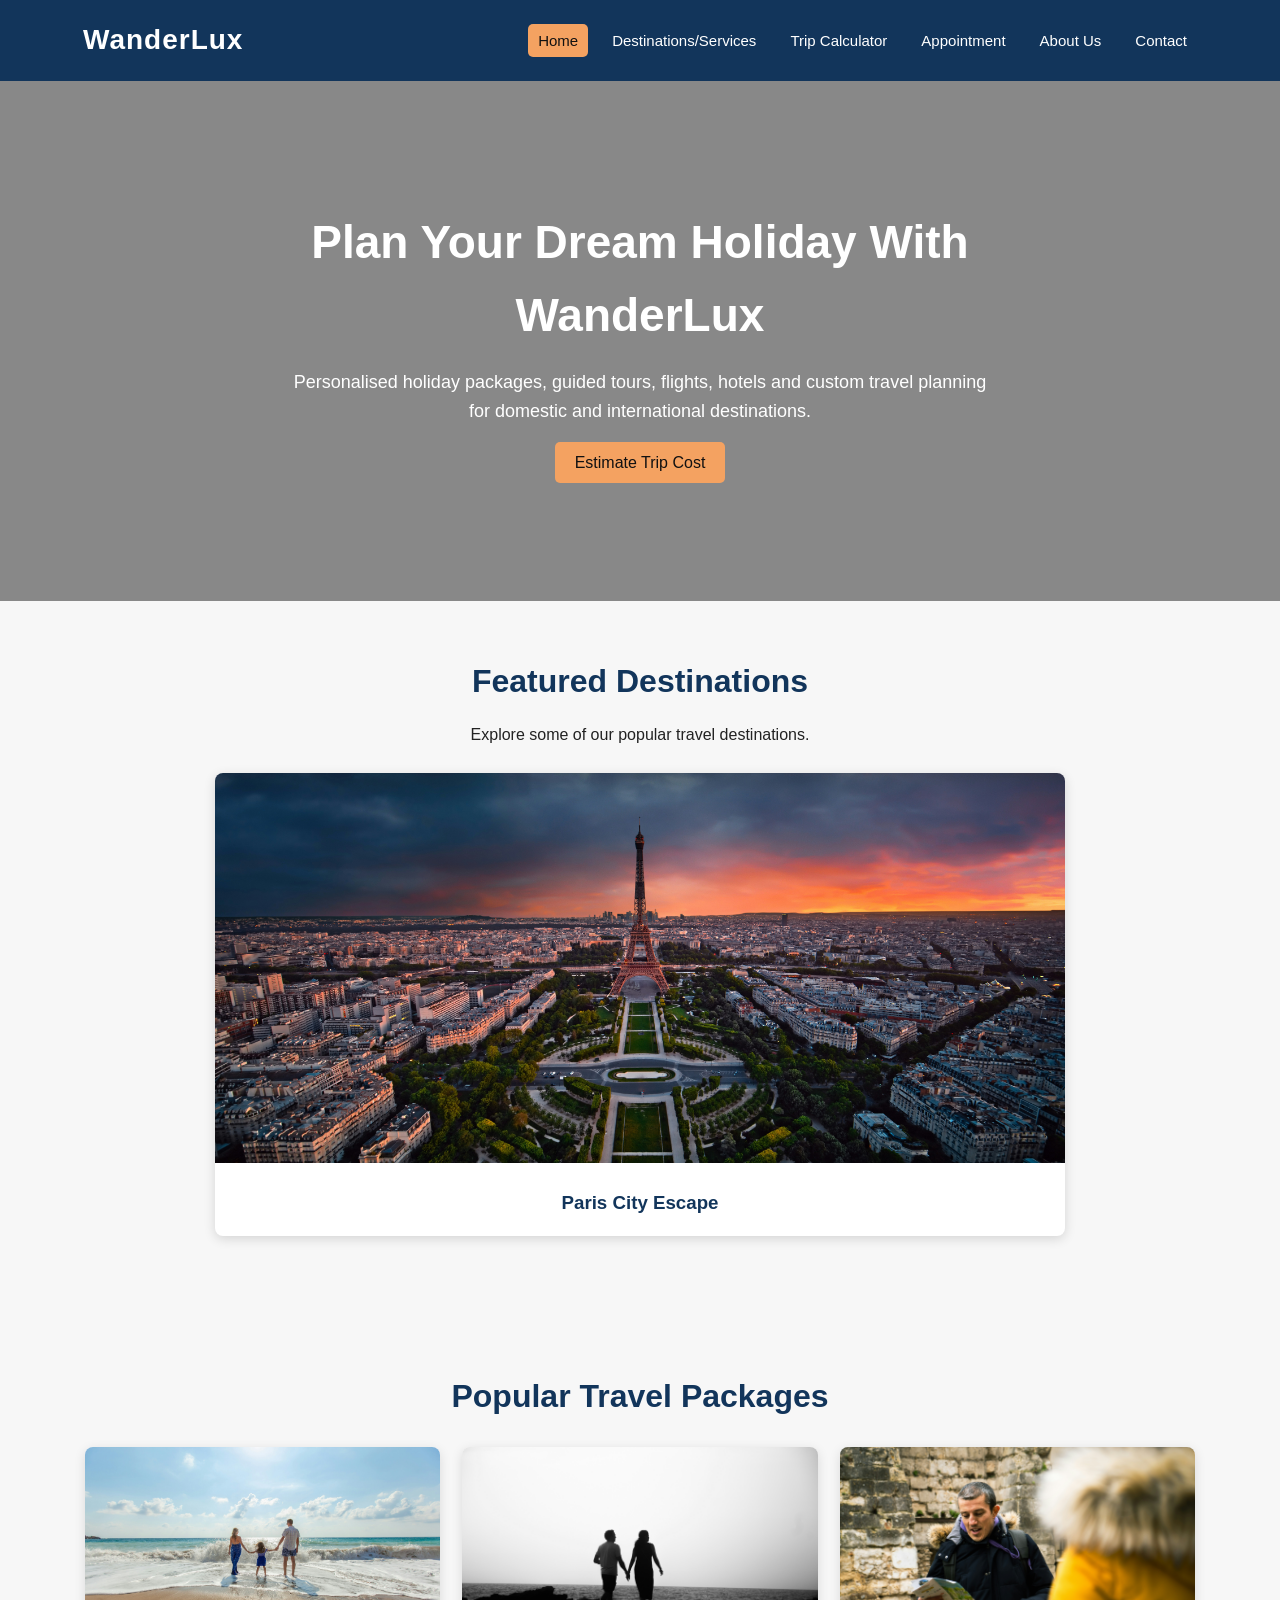
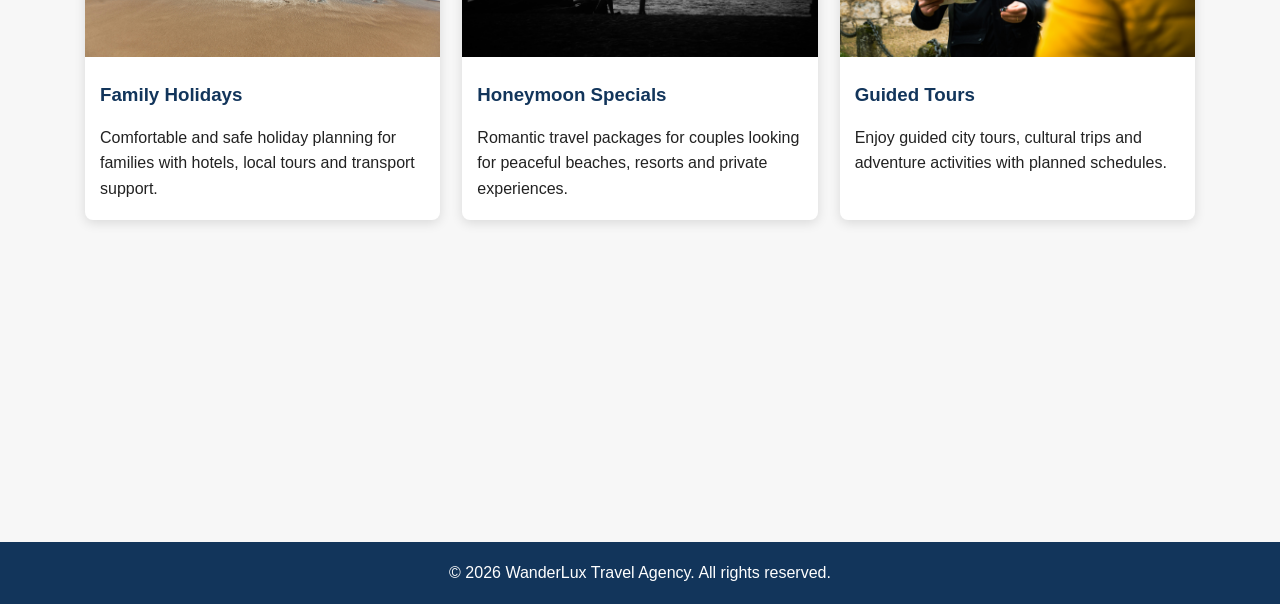
<file: index.html>
<!DOCTYPE html>
<html lang="en">
<head>
    <meta charset="UTF-8">
    <meta name="description" content="WanderLux Travel Agency offers holiday packages, guided tours, honeymoon trips and custom travel planning.">
    <meta name="keywords" content="travel agency, holiday packages, tours, honeymoon, trip calculator">
    <meta name="viewport" content="width=device-width, initial-scale=1.0">
    <title>WanderLux Travel Agency | Home</title>
    <link rel="stylesheet" href="css/style.css">
</head>
<body>

<header>
    <nav class="nav">
        <h1 class="logo">WanderLux</h1>

        <ul class="menu">
            <li><a href="index.html" class="active">Home</a></li>
            <li><a href="destinations.html">Destinations/Services</a></li>
            <li><a href="calculator.html">Trip Calculator</a></li>
            <li><a href="appointment.html">Appointment</a></li>
            <li><a href="about.html">About Us</a></li>
            <li><a href="contact.html">Contact</a></li>
        </ul>
    </nav>
</header>

<main>

    <section class="hero">
        <div class="hero-text">
            <h2>Plan Your Dream Holiday With WanderLux</h2>
            <p>Personalised holiday packages, guided tours, flights, hotels and custom travel planning for domestic and international destinations.</p>
            <a href="calculator.html" class="btn">Estimate Trip Cost</a>
        </div>
    </section>

    <section class="section fade">
        <h2>Featured Destinations</h2>
        <p class="center-text">Explore some of our popular travel destinations.</p>

        <div class="banner-box">
            <img id="bannerImg" src="images/bali.jpg" alt="Featured travel destination">
            <h3 id="bannerText">Bali Holiday Package</h3>
        </div>
    </section>

    <section class="section fade">
        <h2>Popular Travel Packages</h2>

        <div class="cards">
            <article class="card">
                <img src="images/family-trip.jpg" alt="Family holiday package">
                <h3>Family Holidays</h3>
                <p>Comfortable and safe holiday planning for families with hotels, local tours and transport support.</p>
            </article>

            <article class="card">
                <img src="images/honeymoon.jpg" alt="Honeymoon travel package">
                <h3>Honeymoon Specials</h3>
                <p>Romantic travel packages for couples looking for peaceful beaches, resorts and private experiences.</p>
            </article>

            <article class="card">
                <img src="images/guided-tour.jpg" alt="Guided tour package">
                <h3>Guided Tours</h3>
                <p>Enjoy guided city tours, cultural trips and adventure activities with planned schedules.</p>
            </article>
        </div>
    </section>

    <section class="section light fade">
        <h2>Why Choose WanderLux?</h2>
        <p>
            WanderLux focuses on personalised customer service, affordable travel options and reliable support.
            Our goal is to make travel planning easier for customers by providing clear information and simple booking support.
        </p>
    </section>

</main>

<footer>
    <p>&copy; 2026 WanderLux Travel Agency. All rights reserved.</p>
</footer>

<script>
    const pics = [
        "images/bali.jpg",
        "images/paris.jpg",
        "images/dubai.jpg",
        "images/maldives.jpg"
    ];

    const words = [
        "Bali Holiday Package",
        "Paris City Escape",
        "Dubai Luxury Tour",
        "Maldives Beach Resort"
    ];

    let n = 0;

    function changeBanner() {
        n++;

        if (n >= pics.length) {
            n = 0;
        }

        document.getElementById("bannerImg").src = pics[n];
        document.getElementById("bannerText").innerHTML = words[n];
    }

    setInterval(changeBanner, 2500);
</script>

<script src="js/scroll.js"></script>
</body>
</html>
</file>
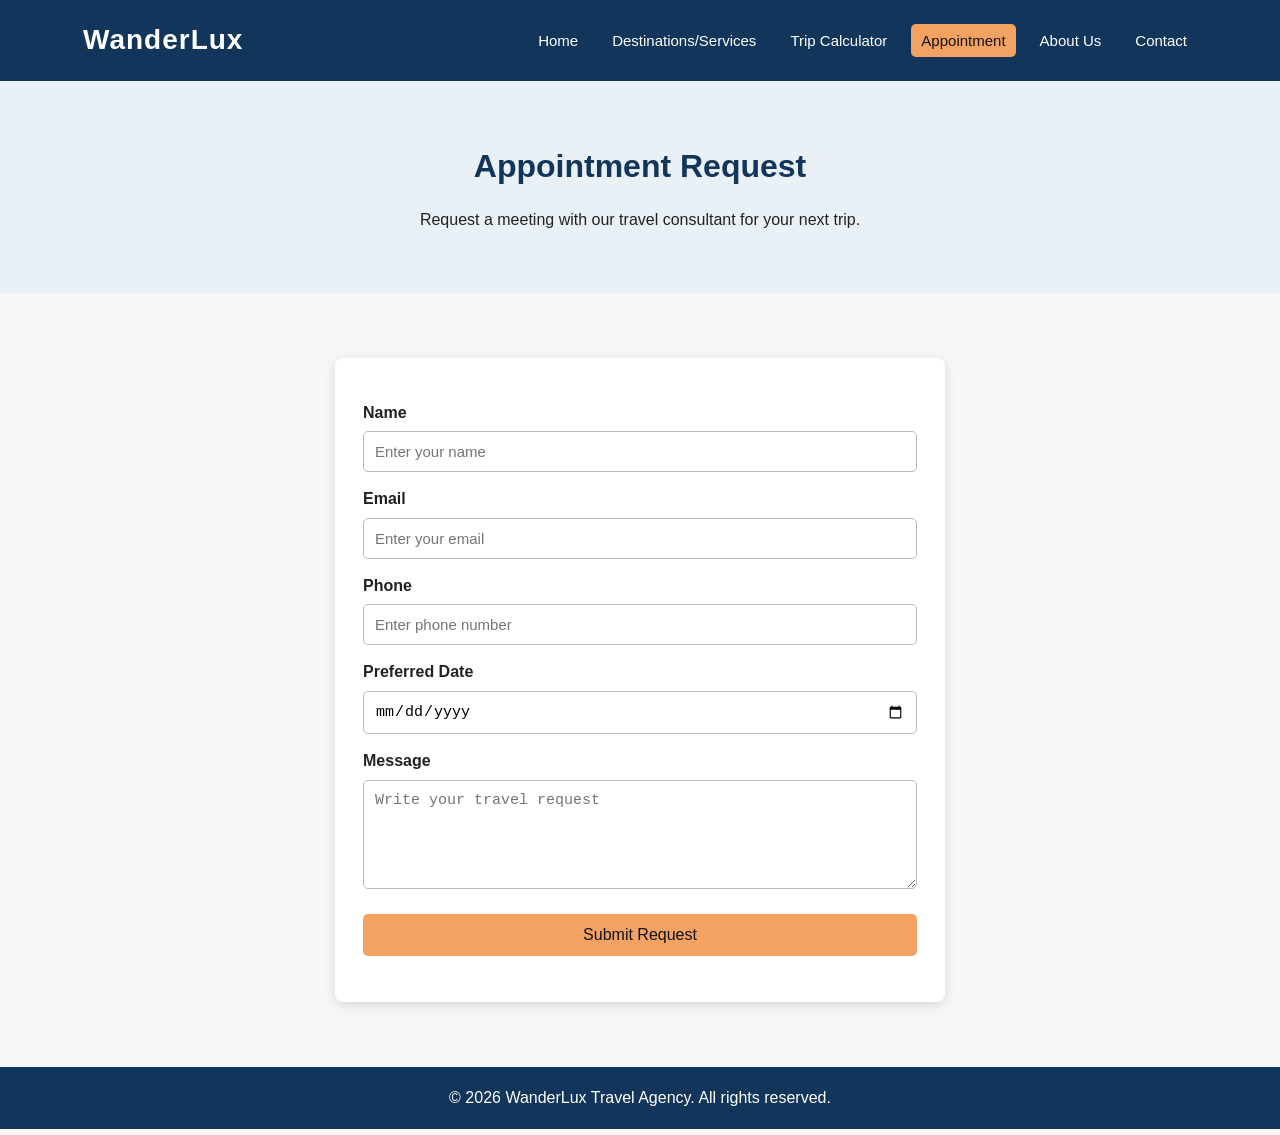
<file: appointment.html>
<!DOCTYPE html>
<html lang="en">
<head>
    <meta charset="UTF-8">
    <meta name="description" content="Request an appointment with WanderLux Travel Agency consultants.">
    <meta name="viewport" content="width=device-width, initial-scale=1.0">
    <title>WanderLux Travel Agency | Appointment Request</title>
    <link rel="stylesheet" href="css/style.css">
</head>
<body>

<header>
    <nav class="nav">
        <h1 class="logo">WanderLux</h1>

        <ul class="menu">
            <li><a href="index.html">Home</a></li>
            <li><a href="destinations.html">Destinations/Services</a></li>
            <li><a href="calculator.html">Trip Calculator</a></li>
            <li><a href="appointment.html" class="active">Appointment</a></li>
            <li><a href="about.html">About Us</a></li>
            <li><a href="contact.html">Contact</a></li>
        </ul>
    </nav>
</header>

<main>

    <section class="page-title">
        <h2>Appointment Request</h2>
        <p>Request a meeting with our travel consultant for your next trip.</p>
    </section>

    <section class="form-section fade">
        <form class="box-form" onsubmit="return checkAppForm();">

            <label for="name1">Name</label>
            <input type="text" id="name1" placeholder="Enter your name">

            <label for="email1">Email</label>
            <input type="email" id="email1" placeholder="Enter your email">

            <label for="phone1">Phone</label>
            <input type="text" id="phone1" placeholder="Enter phone number">

            <label for="date1">Preferred Date</label>
            <input type="date" id="date1">

            <label for="msg1">Message</label>
            <textarea id="msg1" rows="5" placeholder="Write your travel request"></textarea>

            <button type="submit">Submit Request</button>

            <p id="appMsg" class="result-text"></p>
        </form>
    </section>

</main>

<footer>
    <p>&copy; 2026 WanderLux Travel Agency. All rights reserved.</p>
</footer>

<script src="js/form.js"></script>
<script src="js/scroll.js"></script>
</body>
</html>
</file>
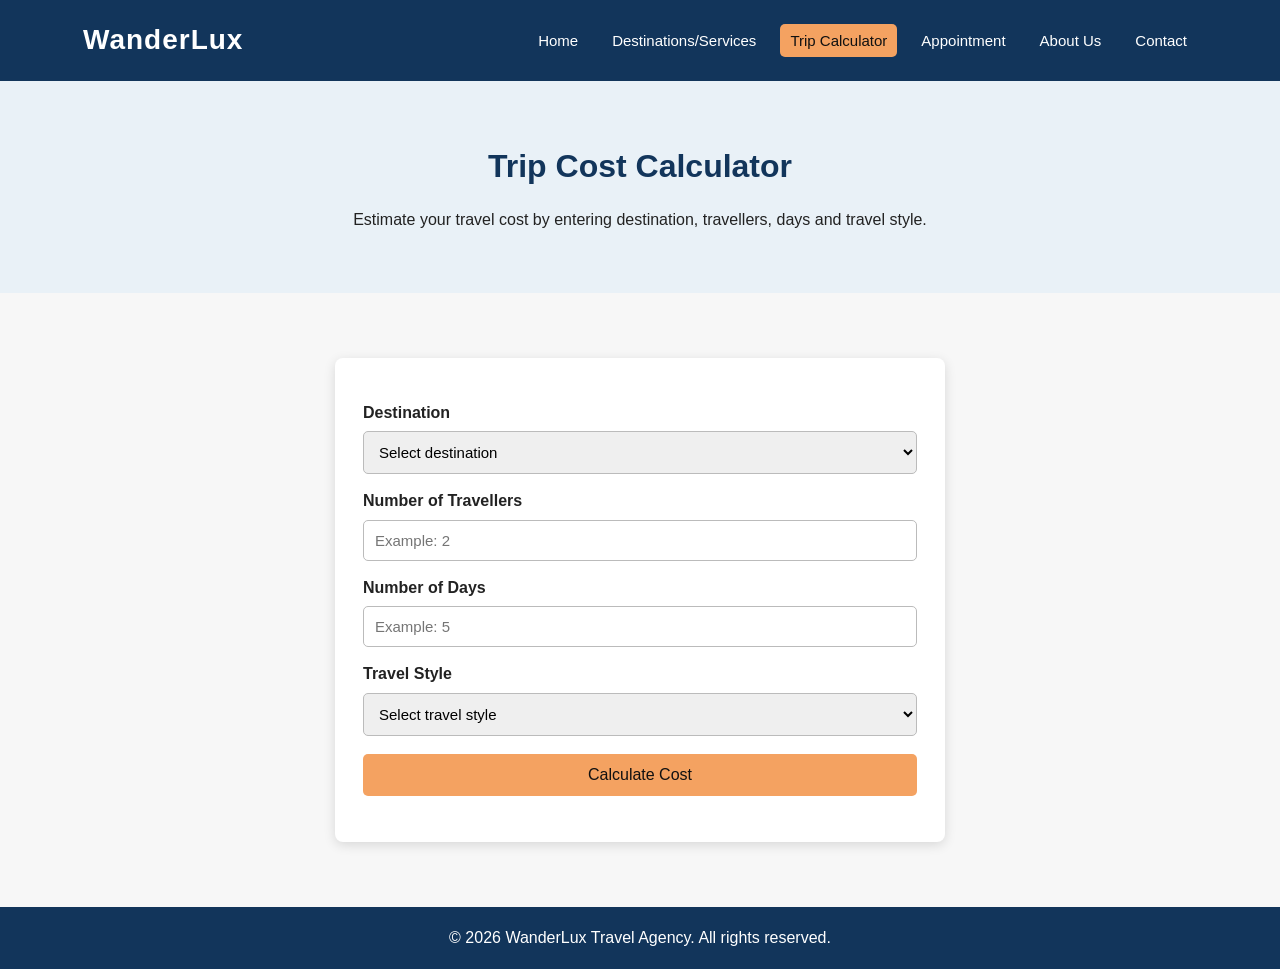
<file: calculator.html>
<!DOCTYPE html>
<html lang="en">
<head>
    <meta charset="UTF-8">
    <meta name="description" content="Use the WanderLux trip cost calculator to estimate travel package prices.">
    <meta name="viewport" content="width=device-width, initial-scale=1.0">
    <title>WanderLux Travel Agency | Trip Cost Calculator</title>
    <link rel="stylesheet" href="css/style.css">
</head>
<body>

<header>
    <nav class="nav">
        <h1 class="logo">WanderLux</h1>

        <ul class="menu">
            <li><a href="index.html">Home</a></li>
            <li><a href="destinations.html">Destinations/Services</a></li>
            <li><a href="calculator.html" class="active">Trip Calculator</a></li>
            <li><a href="appointment.html">Appointment</a></li>
            <li><a href="about.html">About Us</a></li>
            <li><a href="contact.html">Contact</a></li>
        </ul>
    </nav>
</header>

<main>

    <section class="page-title">
        <h2>Trip Cost Calculator</h2>
        <p>Estimate your travel cost by entering destination, travellers, days and travel style.</p>
    </section>

    <section class="form-section fade">
        <form class="box-form" onsubmit="return false;">

            <label for="place">Destination</label>
            <select id="place">
                <option value="">Select destination</option>
                <option value="bali">Bali</option>
                <option value="paris">Paris</option>
                <option value="dubai">Dubai</option>
                <option value="maldives">Maldives</option>
                <option value="singapore">Singapore</option>
            </select>

            <label for="people">Number of Travellers</label>
            <input type="number" id="people" min="1" placeholder="Example: 2">

            <label for="days">Number of Days</label>
            <input type="number" id="days" min="1" placeholder="Example: 5">

            <label for="style">Travel Style</label>
            <select id="style">
                <option value="">Select travel style</option>
                <option value="budget">Budget</option>
                <option value="standard">Standard</option>
                <option value="luxury">Luxury</option>
            </select>

            <button type="button" onclick="tripThing()">Calculate Cost</button>

            <p id="totalShow" class="result-text"></p>
        </form>
    </section>

</main>

<footer>
    <p>&copy; 2026 WanderLux Travel Agency. All rights reserved.</p>
</footer>

<script src="js/calc.js"></script>
<script src="js/scroll.js"></script>
</body>
</html>
</file>
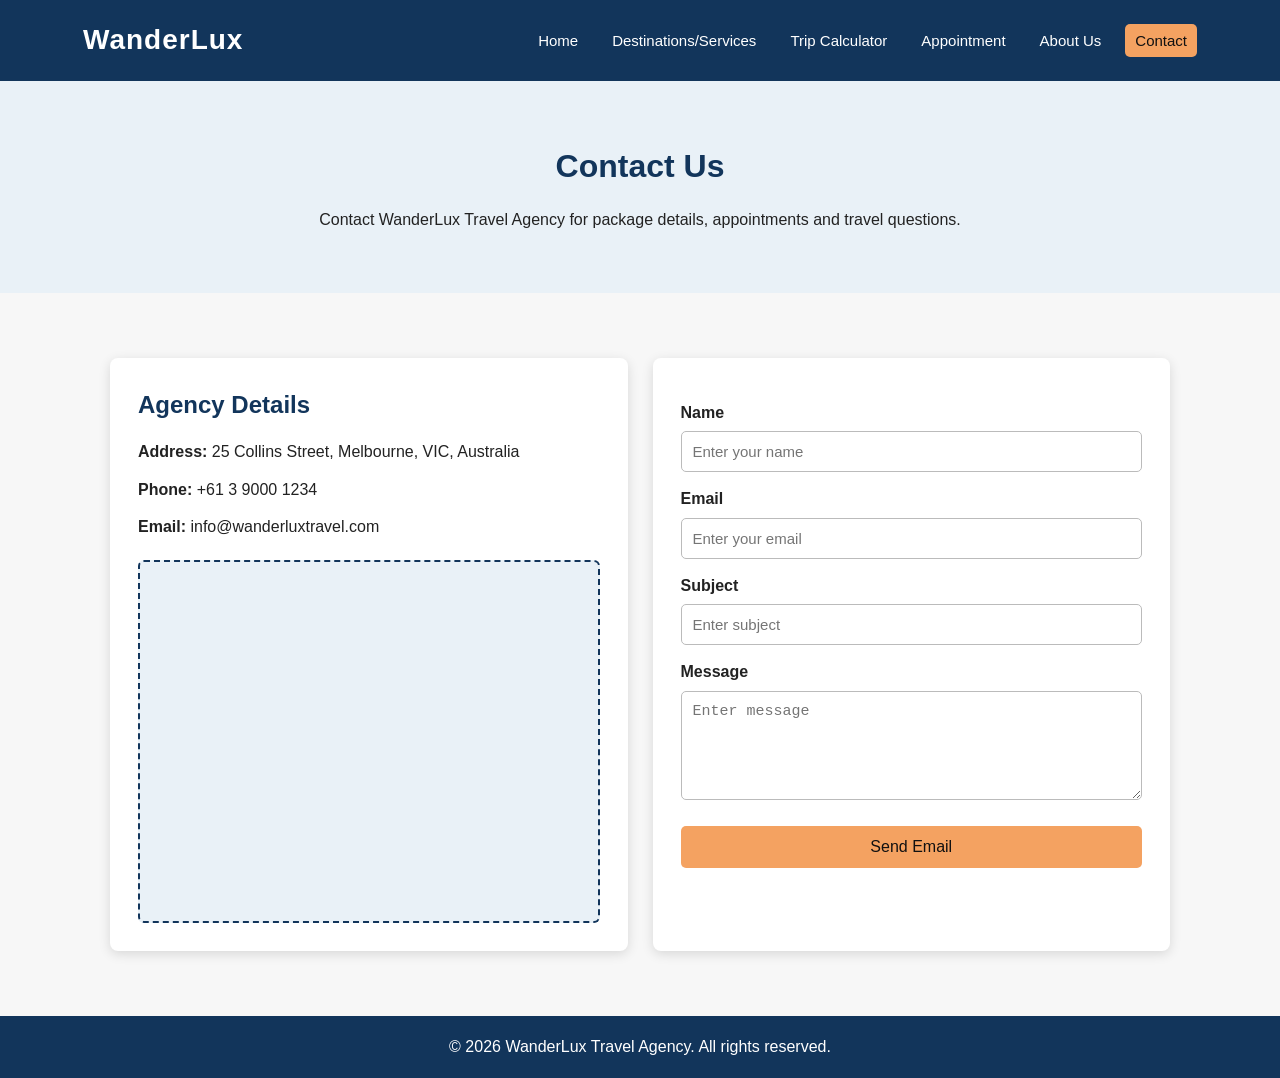
<file: contact.html>
<!DOCTYPE html>
<html lang="en">
<head>
    <meta charset="UTF-8">
    <meta name="description" content="Contact WanderLux Travel Agency for travel packages, appointments and general inquiries.">
    <meta name="viewport" content="width=device-width, initial-scale=1.0">
    <title>WanderLux Travel Agency | Contact</title>
    <link rel="stylesheet" href="css/style.css">
</head>
<body>

<header>
    <nav class="nav">
        <h1 class="logo">WanderLux</h1>

        <ul class="menu">
            <li><a href="index.html">Home</a></li>
            <li><a href="destinations.html">Destinations/Services</a></li>
            <li><a href="calculator.html">Trip Calculator</a></li>
            <li><a href="appointment.html">Appointment</a></li>
            <li><a href="about.html">About Us</a></li>
            <li><a href="contact.html" class="active">Contact</a></li>
        </ul>
    </nav>
</header>

<main>

    <section class="page-title">
        <h2>Contact Us</h2>
        <p>Contact WanderLux Travel Agency for package details, appointments and travel questions.</p>
    </section>

    <section class="contact-grid fade">

        <div class="contact-info">
            <h2>Agency Details</h2>
            <p><strong>Address:</strong> 25 Collins Street, Melbourne, VIC, Australia</p>
            <p><strong>Phone:</strong> +61 3 9000 1234</p>
            <p><strong>Email:</strong> info@wanderluxtravel.com</p>

            <div class="map-box">
                
                <p><iframe src="https://www.google.com/maps?q=25%20Collins%20Street%20Melbourne%20VIC%20Australia&output=embed" width="100%" height="250" style="border:0;" loading="lazy" title="WanderLux Travel Agency location map"></iframe></p>
            </div>
        </div>

        <form class="box-form" onsubmit="return contactThing();">

            <label for="cname">Name</label>
            <input type="text" id="cname" placeholder="Enter your name">

            <label for="cemail">Email</label>
            <input type="email" id="cemail" placeholder="Enter your email">

            <label for="csubject">Subject</label>
            <input type="text" id="csubject" placeholder="Enter subject">

            <label for="cmessage">Message</label>
            <textarea id="cmessage" rows="5" placeholder="Enter message"></textarea>

            <button type="submit">Send Email</button>

            <p id="contactMsg" class="result-text"></p>
        </form>

    </section>

</main>

<footer>
    <p>&copy; 2026 WanderLux Travel Agency. All rights reserved.</p>
</footer>

<script src="js/form.js"></script>
<script src="js/scroll.js"></script>
</body>
</html>
</file>
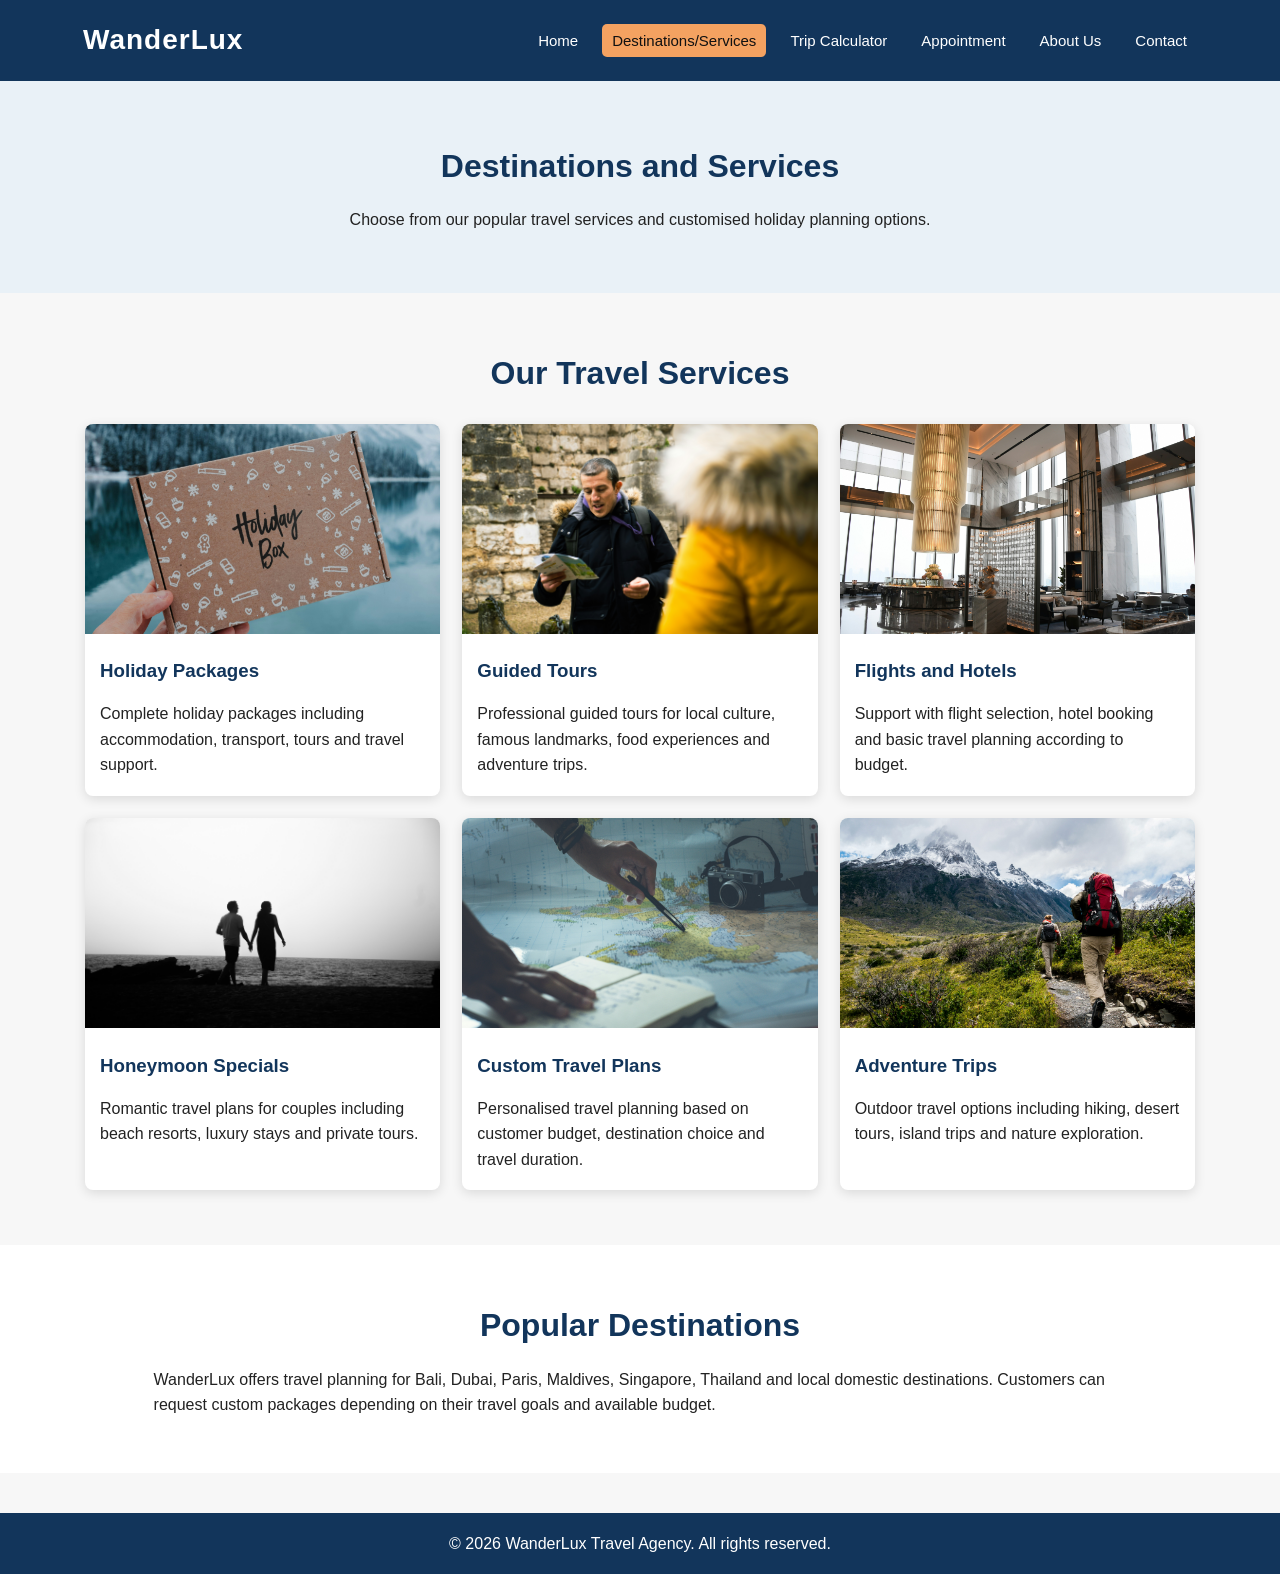
<file: destinations.html>
<!DOCTYPE html>
<html lang="en">
<head>
    <meta charset="UTF-8">
    <meta name="description" content="Explore WanderLux travel services including holiday packages, guided tours, flights, hotels and honeymoon specials.">
    <meta name="viewport" content="width=device-width, initial-scale=1.0">
    <title>WanderLux Travel Agency | Destinations and Services</title>
    <link rel="stylesheet" href="css/style.css">
</head>
<body>

<header>
    <nav class="nav">
        <h1 class="logo">WanderLux</h1>

        <ul class="menu">
            <li><a href="index.html">Home</a></li>
            <li><a href="destinations.html" class="active">Destinations/Services</a></li>
            <li><a href="calculator.html">Trip Calculator</a></li>
            <li><a href="appointment.html">Appointment</a></li>
            <li><a href="about.html">About Us</a></li>
            <li><a href="contact.html">Contact</a></li>
        </ul>
    </nav>
</header>

<main>

    <section class="page-title">
        <h2>Destinations and Services</h2>
        <p>Choose from our popular travel services and customised holiday planning options.</p>
    </section>

    <section class="section fade">
        <h2>Our Travel Services</h2>

        <div class="cards">
            <article class="card">
                <img src="images/holiday.jpg" alt="Holiday package">
                <h3>Holiday Packages</h3>
                <p>Complete holiday packages including accommodation, transport, tours and travel support.</p>
            </article>

            <article class="card">
                <img src="images/guided-tour.jpg" alt="Guided city tour">
                <h3>Guided Tours</h3>
                <p>Professional guided tours for local culture, famous landmarks, food experiences and adventure trips.</p>
            </article>

            <article class="card">
                <img src="images/flights-hotels.jpg" alt="Flights and hotels booking">
                <h3>Flights and Hotels</h3>
                <p>Support with flight selection, hotel booking and basic travel planning according to budget.</p>
            </article>

            <article class="card">
                <img src="images/honeymoon.jpg" alt="Honeymoon travel">
                <h3>Honeymoon Specials</h3>
                <p>Romantic travel plans for couples including beach resorts, luxury stays and private tours.</p>
            </article>

            <article class="card">
                <img src="images/custom-trip.jpg" alt="Custom travel planning">
                <h3>Custom Travel Plans</h3>
                <p>Personalised travel planning based on customer budget, destination choice and travel duration.</p>
            </article>

            <article class="card">
                <img src="images/adventure.jpg" alt="Adventure travel">
                <h3>Adventure Trips</h3>
                <p>Outdoor travel options including hiking, desert tours, island trips and nature exploration.</p>
            </article>
        </div>
    </section>

    <section class="section light fade">
        <h2>Popular Destinations</h2>
        <p>
            WanderLux offers travel planning for Bali, Dubai, Paris, Maldives, Singapore, Thailand and local domestic destinations.
            Customers can request custom packages depending on their travel goals and available budget.
        </p>
    </section>

</main>

<footer>
    <p>&copy; 2026 WanderLux Travel Agency. All rights reserved.</p>
</footer>

<script src="js/scroll.js"></script>
</body>
</html>
</file>
<file: css/style.css>
* {
    margin: 0;
    padding: 0;
    box-sizing: border-box;
}

body {
    font-family: Arial, Helvetica, sans-serif;
    background: #f7f7f7;
    color: #222;
    line-height: 1.6;
}

header {
    background: #12355b;
    color: white;
}

.nav {
    max-width: 1150px;
    margin: auto;
    padding: 18px;
    display: flex;
    justify-content: space-between;
    align-items: center;
}

.logo {
    font-size: 28px;
    letter-spacing: 1px;
}

.menu {
    list-style: none;
    display: flex;
    gap: 14px;
    flex-wrap: wrap;
}

.menu a {
    color: white;
    text-decoration: none;
    font-size: 15px;
    padding: 8px 10px;
    border-radius: 5px;
}

.menu a:hover,
.menu .active {
    background: #f4a261;
    color: #111;
}

.hero {
    min-height: 520px;
    background:
        linear-gradient(rgba(0,0,0,0.45), rgba(0,0,0,0.45)),
        url("../images/hero.jpg");
    background-size: cover;
    background-position: center;
    display: flex;
    align-items: center;
    justify-content: center;
    text-align: center;
}

.hero-text {
    color: white;
    max-width: 750px;
    padding: 20px;
}

.hero-text h2 {
    font-size: 46px;
    margin-bottom: 15px;
}

.hero-text p {
    font-size: 18px;
    margin-bottom: 25px;
}

.btn,
button {
    background: #f4a261;
    color: #111;
    border: none;
    padding: 12px 20px;
    text-decoration: none;
    border-radius: 5px;
    cursor: pointer;
    font-size: 16px;
    transition: 0.3s;
}

.btn:hover,
button:hover {
    background: #e76f51;
    color: white;
    transform: translateY(-2px);
}

.section {
    max-width: 1150px;
    margin: auto;
    padding: 55px 20px;
}

.section h2,
.page-title h2 {
    text-align: center;
    font-size: 32px;
    margin-bottom: 15px;
    color: #12355b;
}

.center-text {
    text-align: center;
    margin-bottom: 25px;
}

.light {
    background: white;
    max-width: 100%;
    padding-left: 12%;
    padding-right: 12%;
}

.page-title {
    background: #e9f1f7;
    text-align: center;
    padding: 60px 20px;
}

.page-title p {
    max-width: 700px;
    margin: auto;
}

.cards {
    display: grid;
    grid-template-columns: repeat(3, 1fr);
    gap: 22px;
    margin-top: 25px;
}

.card {
    background: white;
    border-radius: 8px;
    overflow: hidden;
    padding-bottom: 18px;
    box-shadow: 0 3px 12px rgba(0,0,0,0.12);
    transition: 0.3s;
}

.card:hover {
    transform: translateY(-7px);
}

.card img {
    width: 100%;
    height: 210px;
    object-fit: cover;
    transition: 0.3s;
}

.card img:hover {
    transform: scale(1.04);
}

.card h3 {
    color: #12355b;
    margin: 15px;
}

.card p {
    margin: 0 15px;
}

.banner-box {
    max-width: 850px;
    margin: 25px auto;
    background: white;
    box-shadow: 0 3px 12px rgba(0,0,0,0.14);
    border-radius: 8px;
    overflow: hidden;
    text-align: center;
}

.banner-box img {
    width: 100%;
    height: 390px;
    object-fit: cover;
}

.banner-box h3 {
    padding: 18px;
    color: #12355b;
}

.form-section {
    max-width: 650px;
    margin: 45px auto;
    padding: 20px;
}

.box-form {
    background: white;
    padding: 28px;
    border-radius: 8px;
    box-shadow: 0 3px 12px rgba(0,0,0,0.13);
}

.box-form label {
    display: block;
    margin-top: 14px;
    margin-bottom: 6px;
    font-weight: bold;
}

.box-form input,
.box-form select,
.box-form textarea {
    width: 100%;
    padding: 11px;
    border: 1px solid #bbb;
    border-radius: 5px;
    font-size: 15px;
}

.box-form button {
    margin-top: 18px;
    width: 100%;
}

.result-text {
    margin-top: 18px;
    font-weight: bold;
    color: #12355b;
}

.contact-grid {
    max-width: 1100px;
    margin: 45px auto;
    padding: 20px;
    display: grid;
    grid-template-columns: 1fr 1fr;
    gap: 25px;
}

.contact-info {
    background: white;
    padding: 28px;
    border-radius: 8px;
    box-shadow: 0 3px 12px rgba(0,0,0,0.13);
}

.contact-info h2 {
    color: #12355b;
    margin-bottom: 15px;
}

.contact-info p {
    margin-bottom: 12px;
}

.map-box {
    background: #e9f1f7;
    border: 2px dashed #12355b;
    padding: 45px 15px;
    text-align: center;
    margin-top: 20px;
    border-radius: 6px;
}

footer {
    background: #12355b;
    color: white;
    text-align: center;
    padding: 18px;
    margin-top: 40px;
}

.fade {
    opacity: 0;
    transform: translateY(30px);
    transition: 0.8s;
}

.fade.show {
    opacity: 1;
    transform: translateY(0);
}

@media screen and (max-width: 850px) {
    .nav {
        flex-direction: column;
        gap: 12px;
    }

    .menu {
        justify-content: center;
    }

    .hero-text h2 {
        font-size: 34px;
    }

    .cards {
        grid-template-columns: repeat(2, 1fr);
    }

    .contact-grid {
        grid-template-columns: 1fr;
    }

    .banner-box img {
        height: 300px;
    }
}

@media screen and (max-width: 550px) {
    .menu {
        flex-direction: column;
        align-items: center;
        width: 100%;
    }

    .menu li {
        width: 100%;
        text-align: center;
    }

    .menu a {
        display: block;
    }

    .hero {
        min-height: 430px;
    }

    .hero-text h2 {
        font-size: 28px;
    }

    .cards {
        grid-template-columns: 1fr;
    }

    .section {
        padding: 38px 15px;
    }

    .page-title {
        padding: 40px 15px;
    }

    .banner-box img {
        height: 230px;
    }
}
</file>
